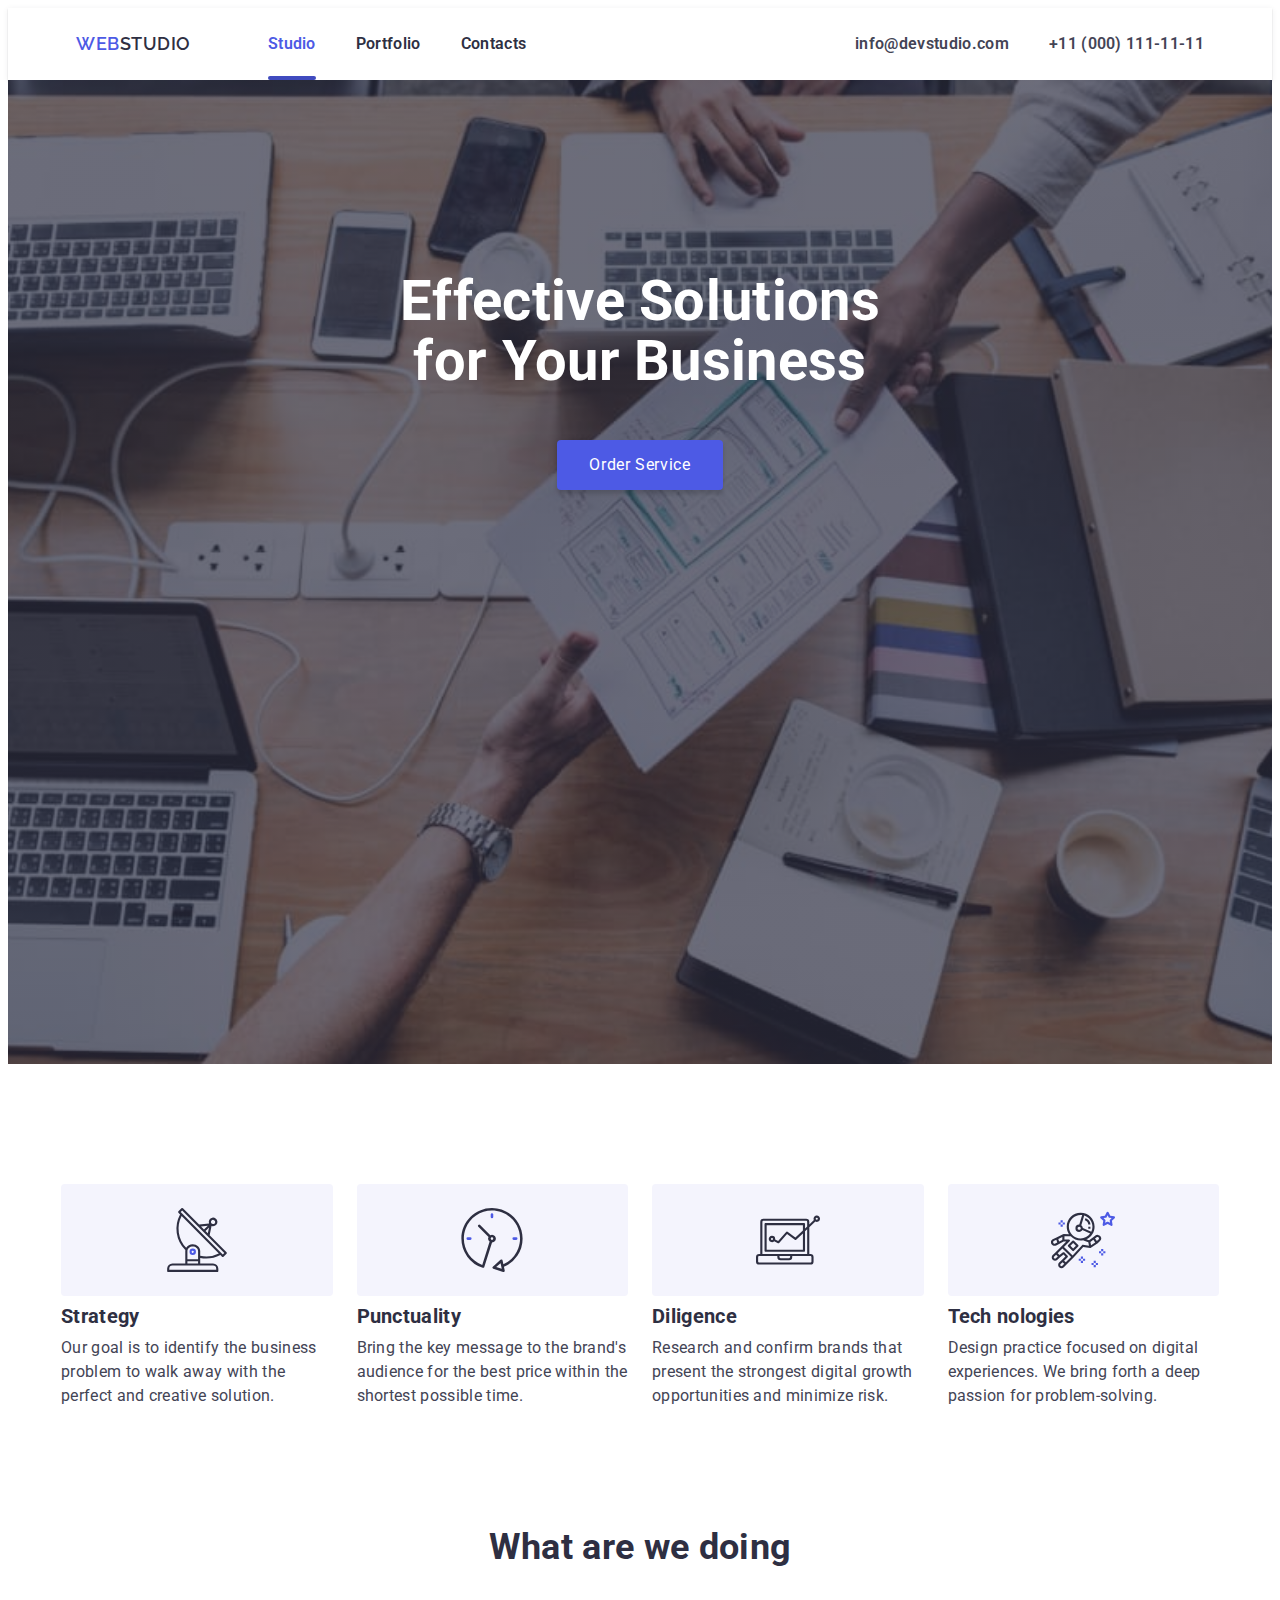
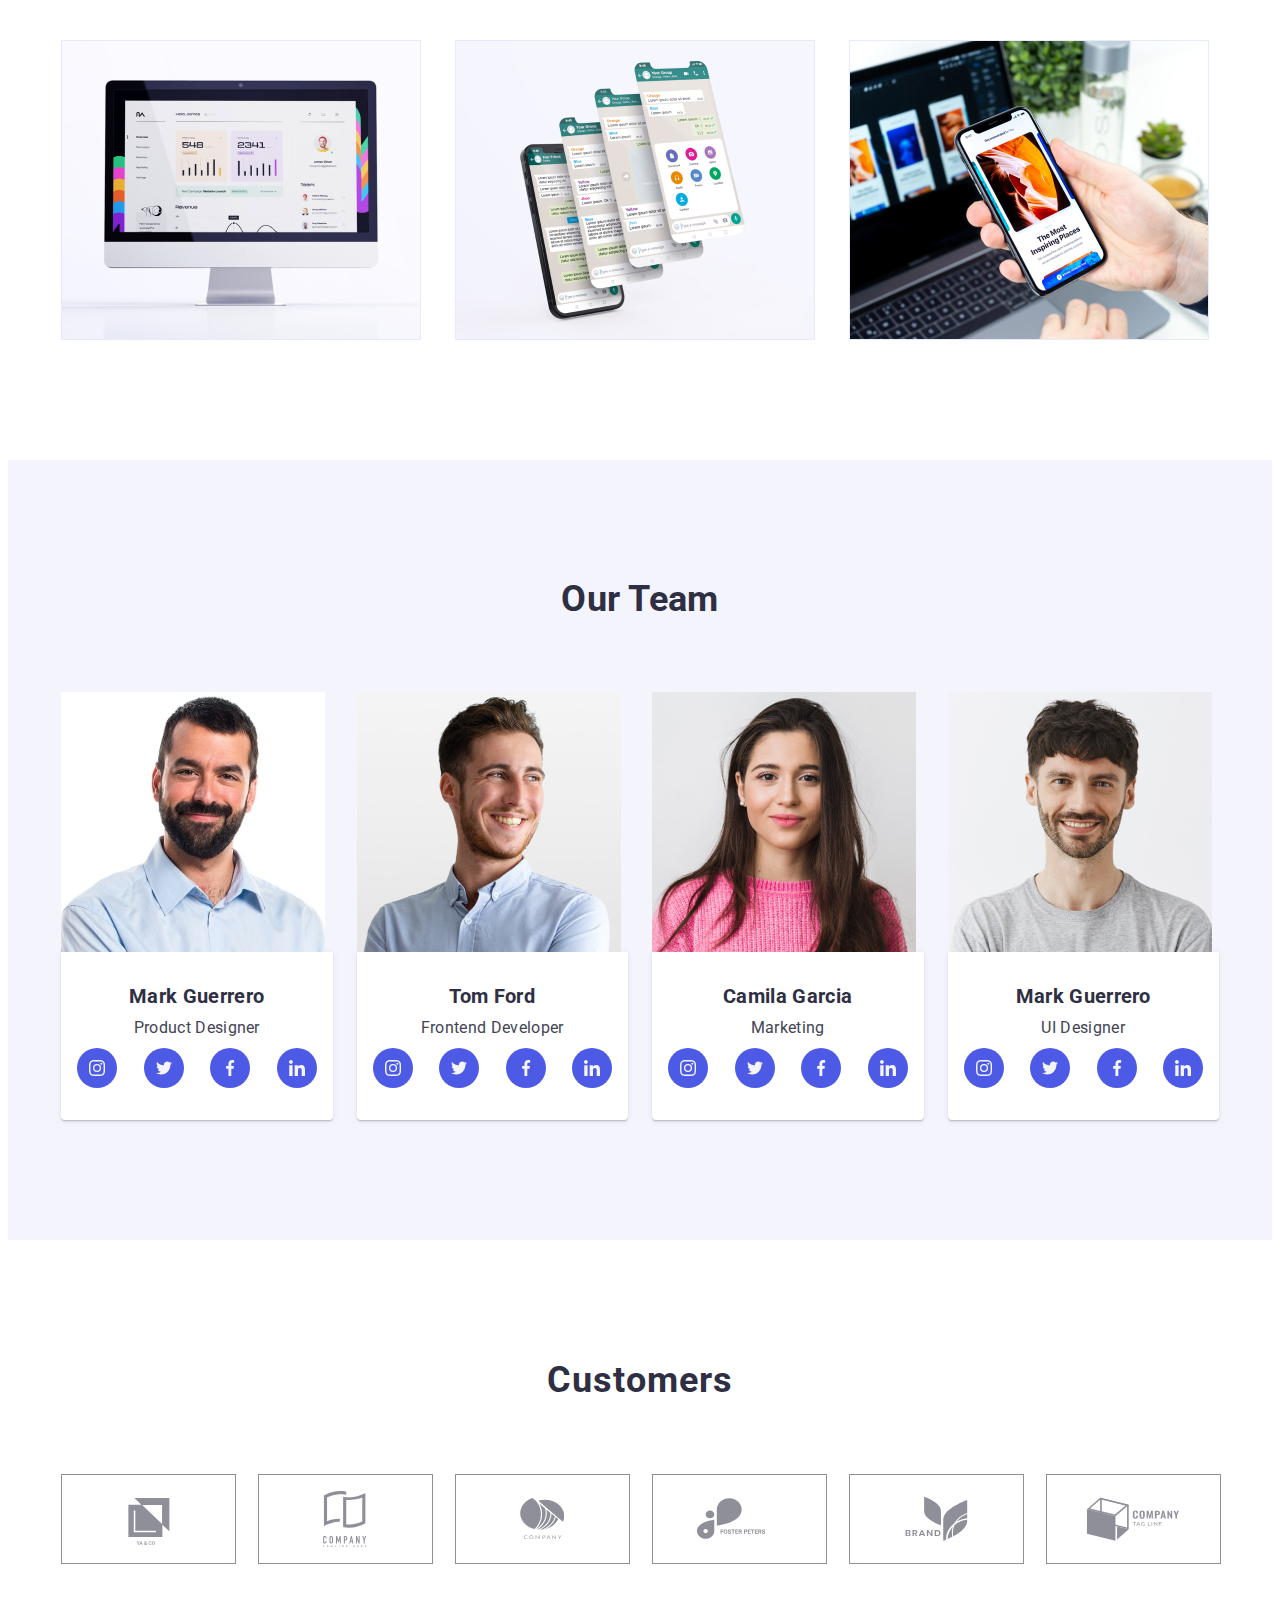
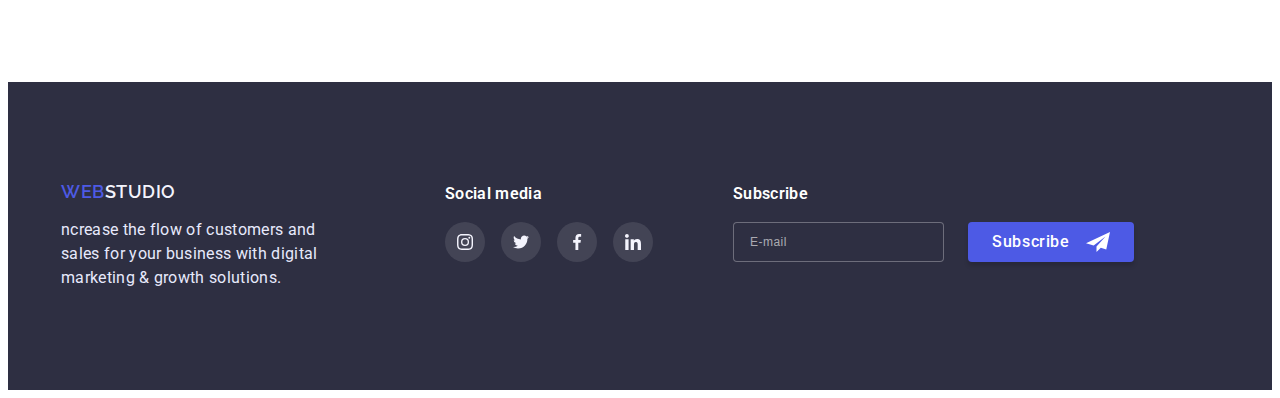
<file: index.html>
<!DOCTYPE html>
<html lang="en">
  <head>
    <meta charset="UTF-8" />
    <meta http-equiv="X-UA-Compatible" content="IE=edge" />
    <meta name="viewport" content="width=device-width, initial-scale=1.0" />
    <title>Homework 6</title>
    <link rel="preconnect" href="https://fonts.googleapis.com" />
    <link rel="preconnect" href="https://fonts.gstatic.com" crossorigin />
    <link
      href="https://fonts.googleapis.com/css2?family=Raleway:wght@800&family=Roboto:wght@400;500;700;900&display=swap"
      rel="stylesheet"
    />
    <link
      rel="stylesheet"
      href="https://cdnjs.cloudflare.com/ajax/libs/modern-normalize/1.1.0/modern-normalize.min.css"
      integrity="sha512-wpPYUAdjBVSE4KJnH1VR1HeZfpl1ub8YT/NKx4PuQ5NmX2tKuGu6U/JRp5y+Y8XG2tV+wKQpNHVUX03MfMFn9Q=="
      crossorigin="anonymous"
      referrerpolicy="no-referrer"
    />
    <link rel="stylesheet" href="./css/styles.css" />
  </head>

  <body>
    <header class="header-border">
      <div class="container mein-nav">
        <nav class="heder container">
          <a href="./index.html" class="logo decore-link"
            ><p><span class="logo-blu">WEB</span>STUDIO</p></a
          >
          <ul class="site-nav list">
            <li class="item">
              <a href="./index.html" class="link decore-link current effect">Studio</a>
            </li>
            <li class="item">
              <a href="./portfolio.html" class="link decore-link">Portfolio</a>
            </li>
            <li class="item"><a href="" class="link decore-link">Contacts</a></li>
          </ul>
        </nav>
        <ul class="site-adress list container">
          <li class="item">
            <a href="mailto:info@devstudio.com" class="link decore-link">info@devstudio.com</a>
          </li>
          <li class="item">
            <a href="tel:+110001111111" class="link decore-link">+11 (000) 111-11-11</a>
          </li>
        </ul>
      </div>
    </header>

    <main>
      <section class="hero overlay">
        <div class="container">
          <h1 class="hero-title">Effective Solutions for Your Business</h1>
          <button type="button" class="button-hero btn" data-modal-open>Order Service</button>
        </div>
      </section>

      <section class="advantages section">
        <div class="container">
          <h2 class="visually-hidden">Переваги</h2>
          <ul class="list box">
            <li class="box-list icon-antenna">
              <h3 class="title">Strategy</h3>
              <p class="advantages-text">
                Our goal is to identify the business problem to walk away with the perfect and
                creative solution.
              </p>
            </li>

            <li class="box-list icon-clock">
              <h3 class="title">Punctuality</h3>
              <p class="advantages-text">
                Bring the key message to the brand's audience for the best price within the shortest
                possible time.
              </p>
            </li>

            <li class="box-list icon-diligence">
              <h3 class="title">Diligence</h3>
              <p class="advantages-text">
                Research and confirm brands that present the strongest digital growth opportunities
                and minimize risk.
              </p>
            </li>

            <li class="box-list icon-astronaut">
              <h3 class="title">Tech nologies</h3>
              <p class="advantages-text">
                Design practice focused on digital experiences. We bring forth a deep passion for
                problem-solving.
              </p>
            </li>
          </ul>
        </div>
      </section>

      <section class="works">
        <div class="container">
          <h2 class="works-title">What are we doing</h2>
          <ul class="list items">
            <li class="items-list">
              <img src="./images/img1.png" alt="MacBook with graphics" width="360" />
            </li>
            <li class="items-list">
              <img src="./images/img2.png" alt="phone with chat" width="360" />
            </li>
            <li class="items-list">
              <img src="./images/img3.png" alt="phone with application" width="360" />
            </li>
          </ul>
        </div>
      </section>

      <section class="team section">
        <div class="container">
          <h2 class="team-title">Our Team</h2>
          <ul class="list card">
            <li class="card-item">
              <img src="./images/team-card-1.jpg" alt="team card 1" width="264" />
              <div class="team-content">
                <h3 class="name">Mark Guerrero</h3>
                <p class="team-text">Product Designer</p>

                <ul class="team-soc-list list">
                  <li class="team-soc-item">
                    <a href="#" class="team-soc-link">
                      <svg class="team-soc-icon" width="16" height="16">
                        <use href="./images/icons.svg#icon-instagram"></use>
                      </svg>
                    </a>
                  </li>
                  <li class="team-soc-item">
                    <a href="#" class="team-soc-link">
                      <svg class="team-soc-icon" width="16" height="16">
                        <use href="./images/icons.svg#icon-twitter"></use>
                      </svg>
                    </a>
                  </li>
                  <li class="team-soc-item">
                    <a href="#" class="team-soc-link">
                      <svg class="team-soc-icon" width="16" height="16">
                        <use href="./images/icons.svg#icon-facebook"></use>
                      </svg>
                    </a>
                  </li>
                  <li class="team-soc-item">
                    <a href="#" class="team-soc-link">
                      <svg class="team-soc-icon" width="16" height="16">
                        <use href="./images/icons.svg#icon-linkedin"></use>
                      </svg>
                    </a>
                  </li>
                </ul>
              </div>
            </li>

            <li class="card-item">
              <img src="./images/team-card-2.jpg" alt="team card 2" width="264" />
              <div class="team-content">
                <h3 class="name">Tom Ford</h3>
                <p class="team-text">Frontend Developer</p>

                <ul class="team-soc-list list">
                  <li class="team-soc-item">
                    <a href="#" class="team-soc-link">
                      <svg class="team-soc-icon" width="16" height="16">
                        <use href="./images/icons.svg#icon-instagram"></use>
                      </svg>
                    </a>
                  </li>
                  <li class="team-soc-item">
                    <a href="#" class="team-soc-link">
                      <svg class="team-soc-icon" width="16" height="16">
                        <use href="./images/icons.svg#icon-twitter"></use>
                      </svg>
                    </a>
                  </li>
                  <li class="team-soc-item">
                    <a href="#" class="team-soc-link">
                      <svg class="team-soc-icon" width="16" height="16">
                        <use href="./images/icons.svg#icon-facebook"></use>
                      </svg>
                    </a>
                  </li>
                  <li class="team-soc-item">
                    <a href="#" class="team-soc-link">
                      <svg class="team-soc-icon" width="16" height="16">
                        <use href="./images/icons.svg#icon-linkedin"></use>
                      </svg>
                    </a>
                  </li>
                </ul>
              </div>
            </li>

            <li class="card-item">
              <img src="./images/team-card-3.jpg" alt="team card 3" width="264" />
              <div class="team-content">
                <h3 class="name">Camila Garcia</h3>
                <p class="team-text">Marketing</p>

                <ul class="team-soc-list list">
                  <li class="team-soc-item">
                    <a href="#" class="team-soc-link">
                      <svg class="team-soc-icon" width="16" height="16">
                        <use href="./images/icons.svg#icon-instagram"></use>
                      </svg>
                    </a>
                  </li>
                  <li class="team-soc-item">
                    <a href="#" class="team-soc-link">
                      <svg class="team-soc-icon" width="16" height="16">
                        <use href="./images/icons.svg#icon-twitter"></use>
                      </svg>
                    </a>
                  </li>
                  <li class="team-soc-item">
                    <a href="#" class="team-soc-link">
                      <svg class="team-soc-icon" width="16" height="16">
                        <use href="./images/icons.svg#icon-facebook"></use>
                      </svg>
                    </a>
                  </li>
                  <li class="team-soc-item">
                    <a href="#" class="team-soc-link">
                      <svg class="team-soc-icon" width="16" height="16">
                        <use href="./images/icons.svg#icon-linkedin"></use>
                      </svg>
                    </a>
                  </li>
                </ul>
              </div>
            </li>

            <li class="card-item">
              <img src="./images/team-card-4.jpg" alt="team card 4" width="264" />
              <div class="team-content">
                <h3 class="name">Mark Guerrero</h3>
                <p class="team-text">UI Designer</p>

                <ul class="team-soc-list list">
                  <li class="team-soc-item">
                    <a href="#" class="team-soc-link">
                      <svg class="team-soc-icon" width="16" height="16">
                        <use href="./images/icons.svg#icon-instagram"></use>
                      </svg>
                    </a>
                  </li>
                  <li class="team-soc-item">
                    <a href="#" class="team-soc-link">
                      <svg class="team-soc-icon" width="16" height="16">
                        <use href="./images/icons.svg#icon-twitter"></use>
                      </svg>
                    </a>
                  </li>
                  <li class="team-soc-item">
                    <a href="#" class="team-soc-link">
                      <svg class="team-soc-icon" width="16" height="16">
                        <use href="./images/icons.svg#icon-facebook"></use>
                      </svg>
                    </a>
                  </li>
                  <li class="team-soc-item">
                    <a href="#" class="team-soc-link">
                      <svg class="team-soc-icon" width="16" height="16">
                        <use href="./images/icons.svg#icon-linkedin"></use>
                      </svg>
                    </a>
                  </li>
                </ul>
              </div>
            </li>
          </ul>
        </div>
      </section>
      <section class="customers section">
        <div class="container">
          <h2 class="сustomers-title">Customers</h2>

          <ul class="clients card list">
            <li class="clients-list">
              <a href="#" class="clients-link">
                <svg class="clients-icon" width="104" height="56">
                  <use href="./images/icons.svg#icon-group-1"></use>
                </svg>
              </a>
            </li>
            <li class="clients-list">
              <a href="#" class="clients-link">
                <svg class="clients-icon" width="104" height="56">
                  <use href="./images/icons.svg#icon-group-2"></use>
                </svg>
              </a>
            </li>
            <li class="clients-list">
              <a href="#" class="clients-link">
                <svg class="clients-icon" width="44" height="41">
                  <use href="./images/icons.svg#icon-group-3"></use>
                </svg>
              </a>
            </li>
            <li class="clients-list">
              <a href="#" class="clients-link">
                <svg class="clients-icon" width="84" height="41">
                  <use href="./images/icons.svg#icon-group-4"></use>
                </svg>
              </a>
            </li>
            <li class="clients-list">
              <a href="#" class="clients-link">
                <svg class="clients-icon" width="63" height="45">
                  <use href="./images/icons.svg#icon-group-5"></use>
                </svg>
              </a>
            </li>
            <li class="clients-list">
              <a href="#" class="clients-link">
                <svg class="clients-icon" width="94" height="44">
                  <use href="./images/icons.svg#icon-group-6"></use>
                </svg>
              </a>
            </li>
          </ul>
        </div>
      </section>
    </main>

    <footer class="footer">
      <section class="holder container">
        <div class="footer-logo">
          <a href="./index.html" class="logo logo-white decore-link">
            <p><span class="logo-blu">WEB</span>STUDIO</p>
          </a>
          <p class="text">
            ncrease the flow of customers and sales for your business with digital marketing &
            growth solutions.
          </p>
        </div>
        <div class="social">
          <h3 class="soc-title">Social media</h3>
          <ul class="footer-soc-list list">
            <li class="team-soc-item">
              <a href="#" class="team-soc-link">
                <svg class="team-soc-icon" width="16" height="16">
                  <use href="./images/icons.svg#icon-instagram"></use>
                </svg>
              </a>
            </li>
            <li class="team-soc-item">
              <a href="#" class="team-soc-link">
                <svg class="team-soc-icon" width="16" height="16">
                  <use href="./images/icons.svg#icon-twitter"></use>
                </svg>
              </a>
            </li>
            <li class="team-soc-item">
              <a href="#" class="team-soc-link">
                <svg class="team-soc-icon" width="16" height="16">
                  <use href="./images/icons.svg#icon-facebook"></use>
                </svg>
              </a>
            </li>
            <li class="team-soc-item">
              <a href="#" class="team-soc-link">
                <svg class="team-soc-icon" width="16" height="16">
                  <use href="./images/icons.svg#icon-linkedin"></use>
                </svg>
              </a>
            </li>
          </ul>
        </div>
        <div class="footer-form">
          <p class="form-text">Subscribe</p>
          <form class="subscribe-form" name="subscribe_form" autocomplete="on">
            <input type="email" name="user_mail" class="footer-input" placeholder="E-mail" />
            <button type="submit" class="footer-form-btn btn">
              Subscribe
              <svg class="icon-telegram" width="24" height="24">
                <use href="./images/icons.svg#icon-telegram"></use>
              </svg>
            </button>
          </form>
        </div>
      </section>
    </footer>

    <div class="backdrob is-hidden" data-modal>
      <div class="hero-modal">
        <button class="modal-btn" data-modal-close>
          <svg class="icon-close" width="8" height="8">
            <use href="./images/icons.svg#icon-off"></use>
          </svg>
        </button>
        <form class="registration-form" name="registration_form">
          <strong class="form-tittle">Leave your contacts and we will call you back</strong>
          <div class="backdrob-form-group" role="group">
            <label class="form-label">
              <span class="form-name">Name</span>
              <input
                class="form-input"
                type="text"
                name="user_name"
                autocomplete="on"
                required
                minlength="3"
                placeholder="&nbsp;"
              />
              <svg class="icon-form icon-person" width="24" height="24">
                <use href="./images/icons.svg#icon-person"></use>
              </svg>
            </label>

            <label class="form-label">
              <span class="form-name">Phone</span>
              <input
                class="form-input"
                type="number"
                name="user_phone"
                autocomplete="on"
                required
                placeholder="&nbsp;"
              />
              <svg class="icon-form" width="18" height="24">
                <use href="./images/icons.svg#icon-phone"></use>
              </svg>
            </label>

            <label class="form-label">
              <span class="form-name">Email</span>
              <input
                class="form-input"
                type="email"
                name="user_email"
                autocomplete="on"
                placeholder="&nbsp;"
                required
              />
              <svg class="icon-form" width="18" height="24">
                <use href="./images/icons.svg#icon-email"></use>
              </svg>
            </label>

            <label class="form-comment">
              <span class="form-name">Comment</span>
              <textarea
                class="form-massage"
                name="user_comment"
                rows="8"
                placeholder="Text input"
              ></textarea>
            </label>
          </div>
          <label class="form-check">
            <input class="checkbox" type="checkbox" name="check" value="privacy_policy" />
            <span class="click"></span>
            I accept the terms and conditions of the
            <a class="click-link" href="">Privacy Policy</a>
          </label>

          <button type="submit" class="hero-form-btn btn">Send</button>
        </form>
      </div>
    </div>
    <script src="./js/modal.js"></script>
  </body>
</html>
</file>
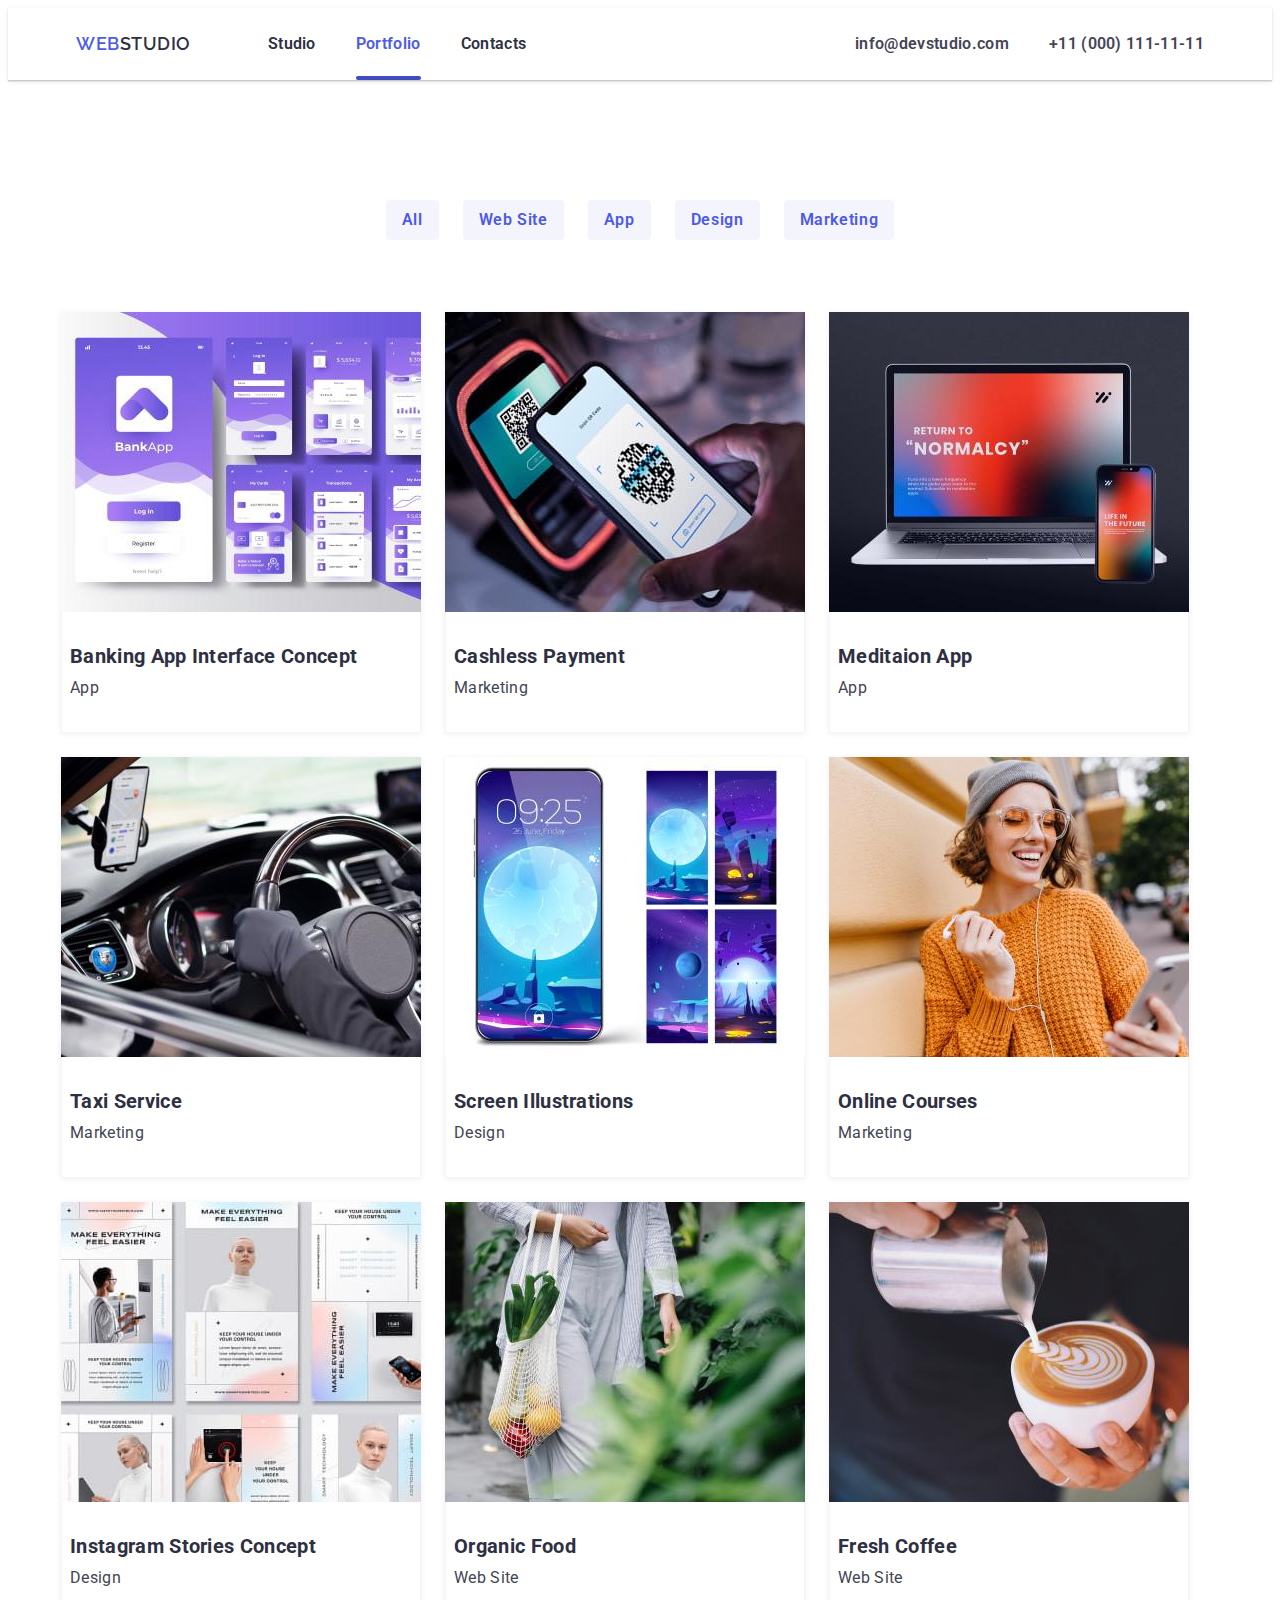
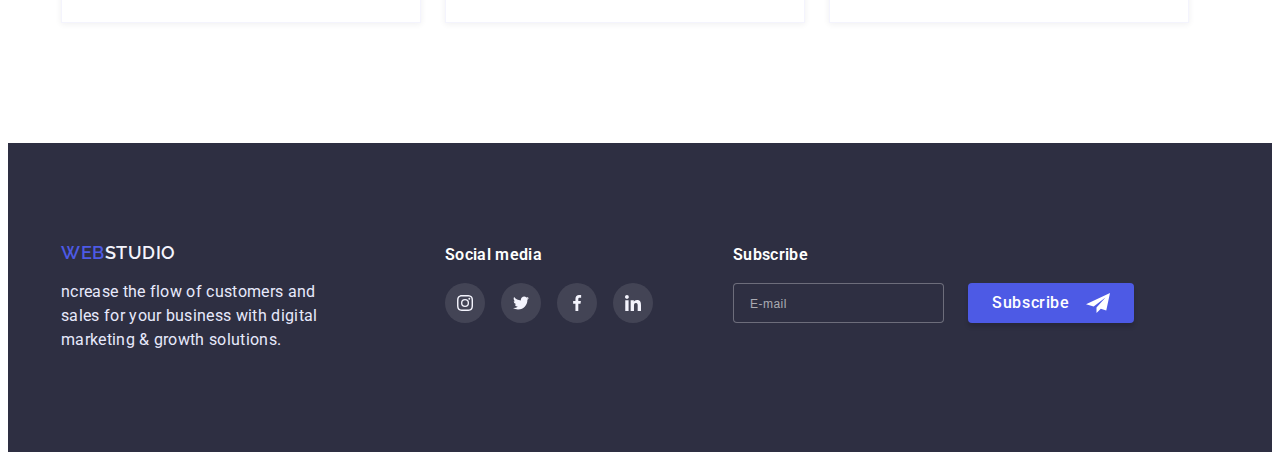
<file: portfolio.html>
<!DOCTYPE html>
<html lang="en">
  <head>
    <meta charset="UTF-8" />
    <meta http-equiv="X-UA-Compatible" content="IE=edge" />
    <meta name="viewport" content="width=device-width, initial-scale=1.0" />
    <title>Homework 6</title>
    <link rel="preconnect" href="https://fonts.googleapis.com" />
    <link rel="preconnect" href="https://fonts.gstatic.com" crossorigin />
    <link
      href="https://fonts.googleapis.com/css2?family=Raleway:wght@800&family=Roboto:wght@400;500;700;900&display=swap"
      rel="stylesheet"
    />
    <link
      rel="stylesheet"
      href="https://cdnjs.cloudflare.com/ajax/libs/modern-normalize/1.1.0/modern-normalize.min.css"
      integrity="sha512-wpPYUAdjBVSE4KJnH1VR1HeZfpl1ub8YT/NKx4PuQ5NmX2tKuGu6U/JRp5y+Y8XG2tV+wKQpNHVUX03MfMFn9Q=="
      crossorigin="anonymous"
      referrerpolicy="no-referrer"
    />
    <link rel="stylesheet" href="./css/styles.css" />
  </head>

  <body>
    <header class="header-border">
      <div class="container mein-nav">
        <nav class="heder container">
          <a href="./index.html" class="logo decore-link"
            ><p><span class="logo-blu">WEB</span>STUDIO</p></a
          >
          <ul class="site-nav list">
            <li class="item"><a href="./index.html" class="link decore-link">Studio</a></li>
            <li class="item">
              <a href="./portfolio.html" class="link decore-link current">Portfolio</a>
            </li>
            <li class="item"><a href="" class="link decore-link">Contacts</a></li>
          </ul>
        </nav>
        <ul class="site-adress list container">
          <li class="item">
            <a href="mailto:info@devstudio.com" class="link decore-link">info@devstudio.com</a>
          </li>
          <li class="item">
            <a href="tel:+110001111111" class="link decore-link">+11 (000) 111-11-11</a>
          </li>
        </ul>
      </div>
    </header>

    <main>
      <section class="galery section">
        <div class="container">
          <h1 class="visually-hidden">Galery</h1>
          <ul class="filters list">
            <li>
              <button type="button" class="button-filters">All</button>
            </li>
            <li>
              <button type="button" class="button-filters">Web Site</button>
            </li>
            <li>
              <button type="button" class="button-filters">App</button>
            </li>
            <li>
              <button type="button" class="button-filters">Design</button>
            </li>
            <li>
              <button type="button" class="button-filters">Marketing</button>
            </li>
          </ul>

          <ul class="project list picture">
            <li class="project-item">
              <a href="" class="decore-link">
                <div class="tumb">
                  <img
                    src="./images/banking-app.jpg"
                    alt="User Friendly App Design Concepts"
                    width="360"
                    height="300"
                  />
                  <div class="project-overlay">
                    <p>
                      14 Stylish and User-Friendly App Design Concepts · Task Manager App · Calorie
                      Tracker App · Exotic Fruit Ecommerce App · Cloud Storage App
                    </p>
                  </div>
                </div>
                <div class="project-contetnt">
                  <h2 class="project-title">Banking App Interface Concept</h2>
                  <p class="project-text">App</p>
                </div>
              </a>
            </li>

            <li class="project-item">
              <a href="" class="decore-link">
                <div class="tumb">
                  <img
                    src="./images/cashless-payment.jpg"
                    alt="Cashless payment"
                    width="360"
                    height="300"
                  />
                  <div class="project-overlay">
                    <p>
                      14 Stylish and User-Friendly App Design Concepts · Task Manager App · Calorie
                      Tracker App · Exotic Fruit Ecommerce App · Cloud Storage App
                    </p>
                  </div>
                </div>
                <div class="project-contetnt">
                  <h2 class="project-title">Cashless Payment</h2>
                  <p class="project-text">Marketing</p>
                </div>
              </a>
            </li>

            <li class="project-item">
              <a href="" class="decore-link">
                <div class="tumb">
                  <img
                    src="./images/meditation-app.jpg"
                    alt="laptop with phone"
                    width="360"
                    height="300"
                  />
                  <div class="project-overlay">
                    <p>
                      14 Stylish and User-Friendly App Design Concepts · Task Manager App · Calorie
                      Tracker App · Exotic Fruit Ecommerce App · Cloud Storage App
                    </p>
                  </div>
                </div>
                <div class="project-contetnt">
                  <h2 class="project-title">Meditaion App</h2>
                  <p class="project-text">App</p>
                </div>
              </a>
            </li>

            <li class="project-item">
              <a href="" class="decore-link">
                <div class="tumb">
                  <img src="./images/taxi-service.jpg" alt="taxi driver" width="360" height="300" />
                  <div class="project-overlay">
                    <p>
                      14 Stylish and User-Friendly App Design Concepts · Task Manager App · Calorie
                      Tracker App · Exotic Fruit Ecommerce App · Cloud Storage App
                    </p>
                  </div>
                </div>
                <div class="project-contetnt">
                  <h2 class="project-title">Taxi Service</h2>
                  <p class="project-text">Marketing</p>
                </div>
              </a>
            </li>

            <li class="project-item">
              <a href="" class="decore-link">
                <div class="tumb">
                  <img
                    src="./images/screen-illustrations.jpg"
                    alt="screen illustrations on the phone"
                    width="360"
                    height="300"
                  />
                  <div class="project-overlay">
                    <p>
                      14 Stylish and User-Friendly App Design Concepts · Task Manager App · Calorie
                      Tracker App · Exotic Fruit Ecommerce App · Cloud Storage App
                    </p>
                  </div>
                </div>
                <div class="project-contetnt">
                  <h2 class="project-title">Screen Illustrations</h2>
                  <p class="project-text">Design</p>
                </div>
              </a>
            </li>

            <li class="project-item">
              <a href="" class="decore-link">
                <div class="tumb">
                  <img
                    src="./images/online-courses.jpg"
                    alt="the girl is studying"
                    width="360"
                    height="300"
                  />
                  <div class="project-overlay">
                    <p>
                      14 Stylish and User-Friendly App Design Concepts · Task Manager App · Calorie
                      Tracker App · Exotic Fruit Ecommerce App · Cloud Storage App
                    </p>
                  </div>
                </div>
                <div class="project-contetnt">
                  <h2 class="project-title">Online Courses</h2>
                  <p class="project-text">Marketing</p>
                </div>
              </a>
            </li>

            <li class="project-item">
              <a href="" class="decore-link">
                <div class="tumb">
                  <img
                    src="./images/instagram-stories.jpg"
                    alt="picture for instagram stories"
                    width="360"
                    height="300"
                  />
                  <div class="project-overlay">
                    <p>
                      14 Stylish and User-Friendly App Design Concepts · Task Manager App · Calorie
                      Tracker App · Exotic Fruit Ecommerce App · Cloud Storage App
                    </p>
                  </div>
                </div>
                <div class="project-contetnt">
                  <h2 class="project-title">Instagram Stories Concept</h2>
                  <p class="project-text">Design</p>
                </div>
              </a>
            </li>

            <li class="project-item">
              <a href="" class="decore-link">
                <div class="tumb">
                  <img
                    src="./images/organic-food.jpg"
                    alt="fresh organic food"
                    width="360"
                    height="300"
                  />
                  <div class="project-overlay">
                    <p>
                      14 Stylish and User-Friendly App Design Concepts · Task Manager App · Calorie
                      Tracker App · Exotic Fruit Ecommerce App · Cloud Storage App
                    </p>
                  </div>
                </div>
                <div class="project-contetnt">
                  <h2 class="project-title">Organic Food</h2>
                  <p class="project-text">Web Site</p>
                </div>
              </a>
            </li>

            <li class="project-item">
              <a href="" class="decore-link">
                <div class="tumb">
                  <img
                    src="./images/fresh-coffee.jpg"
                    alt="the cup of coffee"
                    width="360"
                    height="300"
                  />
                  <div class="project-overlay">
                    <p>
                      14 Stylish and User-Friendly App Design Concepts · Task Manager App · Calorie
                      Tracker App · Exotic Fruit Ecommerce App · Cloud Storage App
                    </p>
                  </div>
                </div>
                <div class="project-contetnt">
                  <h2 class="project-title">Fresh Coffee</h2>
                  <p class="project-text">Web Site</p>
                </div>
              </a>
            </li>
          </ul>
        </div>
      </section>
    </main>

    <footer class="footer">
      <section class="holder container">
        <div class="footer-logo">
          <a href="./index.html" class="logo logo-white decore-link">
            <p><span class="logo-blu">WEB</span>STUDIO</p>
          </a>
          <p class="text">
            ncrease the flow of customers and sales for your business with digital marketing &
            growth solutions.
          </p>
        </div>
        <div class="social">
          <h3 class="soc-title">Social media</h3>
          <ul class="footer-soc-list list">
            <li class="team-soc-item">
              <a href="#" class="team-soc-link">
                <svg class="team-soc-icon" width="16" height="16">
                  <use href="./images/icons.svg#icon-instagram"></use>
                </svg>
              </a>
            </li>
            <li class="team-soc-item">
              <a href="#" class="team-soc-link">
                <svg class="team-soc-icon" width="16" height="16">
                  <use href="./images/icons.svg#icon-twitter"></use>
                </svg>
              </a>
            </li>
            <li class="team-soc-item">
              <a href="#" class="team-soc-link">
                <svg class="team-soc-icon" width="16" height="16">
                  <use href="./images/icons.svg#icon-facebook"></use>
                </svg>
              </a>
            </li>
            <li class="team-soc-item">
              <a href="#" class="team-soc-link">
                <svg class="team-soc-icon" width="16" height="16">
                  <use href="./images/icons.svg#icon-linkedin"></use>
                </svg>
              </a>
            </li>
          </ul>
        </div>
        <div class="footer-form">
          <p class="form-text">Subscribe</p>
          <form class="subscribe-form" name="subscribe_form" autocomplete="on">
            <input type="email" name="user_mail" class="footer-input" placeholder="E-mail" />
            <button type="submit" class="footer-form-btn btn">
              Subscribe
              <svg class="icon-telegram" width="24" height="24">
                <use href="./images/icons.svg#icon-telegram"></use>
              </svg>
            </button>
          </form>
        </div>
      </section>
    </footer>
  </body>
</html>
</file>
<file: css/styles.css>
:root {
  --body-text-color: #434455;
  --accent-color: #4d5ae5;
  --accent-hover: #404bbf;
  --dark-bg-color: #2e2f42;
  --light-bg-color: #f4f4fd;
  --basik-light-color: #ffffff;
  --light-slate: #8e8f99;
  --success: #31d0aa;
  --gap24: 24px;

  --anim-function: 250ms cubic-bezier(0.4, 0, 0.2, 1);

  --modal-index: 100;
}

body {
  background-color: var(--basik-light-color);
  color: var(--body-text-color);

  font-family: Roboto, sans-serif;
  font-weight: 600;
  letter-spacing: 0.02em;
}

.list {
  margin: 0;
  padding: 0;
  list-style: none;
}

.container {
  width: 1158px;
  margin: 0 auto;
  padding-left: 15px;
  padding-right: 15px;
}

/* .site-nav .current {
  color: var(--accent-color);
} */

/* ______heder______ */

.heder {
  align-items: center;
}
.header-border {
  /* border-bottom: 1px solid rgba(0, 0, 0, 0.25); */
  box-shadow: 0px 2px 1px rgba(46, 47, 66, 0.08), 0px 1px 1px rgba(46, 47, 66, 0.16),
    0px 1px 6px rgba(46, 47, 66, 0.08);
}

.logo {
  margin-right: 77px;

  color: var(--dark-bg-color);

  font-family: Raleway, sans-serif;
  font-size: 18px;
  line-height: 1.14;
  letter-spacing: 0.03em;
}

.logo-blu {
  color: var(--accent-color);
}

.decore-link {
  text-decoration: none;
}

.link {
  font-size: 16px;
  line-height: 1.5;
  letter-spacing: 0.02em;

  color: var(--dark-bg-color);
  transition: color var(--anim-function);
}

.site-nav .link:focus,
.site-nav .link:hover {
  color: var(--accent-hover);
}

.site-nav,
.site-adress,
.heder {
  display: flex;
}

.site-nav .item:not(:last-child),
.site-adress .item:not(:last-child) {
  margin-right: 40px;
}

.site-nav .link:active {
  color: var(--accent-color);
}

.site-adress .link:focus,
.site-adress .link:hover {
  color: var(--accent-hover);
}

.site-nav .link,
.site-adress .link {
  /* color: var(--dark-bg-color); */
  display: block;
  padding-top: var(--gap24);
  padding-bottom: var(--gap24);
}

.site-adress a {
  color: #434455;
}

.site-adress {
  margin-left: auto;
  justify-content: flex-end;
}

.mein-nav {
  display: flex;
  align-items: center;
}

.site-nav .current {
  color: var(--accent-color);
  position: relative;
}

.current::after {
  content: '';
  position: absolute;
  left: 0;
  bottom: 0;

  width: 100%;
  height: 4px;
  background: #404bbf;
  border-radius: 2px;
}

/* ______ Hero_____ */

.hero {
  background-color: rgba(46, 47, 66, 0.7);
  text-align: center;

  padding-top: 192px;
  padding-bottom: 192px;
}

.hero-title {
  color: var(--basik-light-color);
  width: 492px;

  font-size: 56px;
  line-height: 1.07;

  margin: 0 auto 48px;
}

.btn {
  cursor: pointer;
  border: none;
  border-radius: 4px;

  font-family: inherit;
  letter-spacing: 0.04em;
  color: var(--basik-light-color);
  background-color: var(--accent-color);

  box-shadow: 0px 4px 4px rgba(0, 0, 0, 0.15);
  transition: background-color var(--anim-function);
}

.btn:hover,
.btn:focus {
  background-color: var(--accent-hover);
}

.btn:active {
  background-color: var(--accent-hover);
}

.button-hero {
  padding: 16px 32px;
  display: inline-block;

  font-size: 16px;
  line-height: 1.12;
}

.overlay {
  max-width: 1440px;
  height: 600px;
  margin-left: auto;
  margin-right: auto;
  background-image: linear-gradient(rgba(46, 47, 66, 0.7), rgba(46, 47, 66, 0.7)),
    url(../images/people-office.jpg);
  background-repeat: no-repeat;
  background-position: center;
  background-size: cover;
}

/* ____modal_____ */

.backdrob {
  position: fixed;
  top: 0;
  left: 0;
  width: 100%;
  height: 100%;

  background-color: rgba(46, 47, 66, 0.4);
  backdrop-filter: blur(1px);

  transition: visibility var(--anim-function), opacity var(--anim-function);
}

.backdrob.is-hidden {
  visibility: hidden;
  opacity: 0;
  pointer-events: none;
}

.backdrob.is-hidden .hero-modal {
  opacity: 0;
  transform: rotate(20deg);
}

.hero-modal {
  position: absolute;
  top: 50%;
  left: 50%;
  transform: translate(-50%, -50%);
  padding: 24px;
  padding-top: 72px;
  width: 408px;
  min-height: 576px;

  background: #fcfcfc;
  box-shadow: 0px 1px 1px rgba(0, 0, 0, 0.14), 0px 1px 3px rgba(0, 0, 0, 0.12),
    0px 2px 1px rgba(0, 0, 0, 0.2);
  border-radius: 4px;

  transition: opacity var(--anim-function), transform var(--anim-function) 100ms;
}

.modal-btn {
  position: absolute;
  top: 24px;
  right: 24px;

  width: 24px;
  height: 24px;

  display: flex;
  align-items: center;
  justify-content: center;

  cursor: pointer;

  border-radius: 50%;
  background: #e7e9fc;
  border: 1px solid rgba(0, 0, 0, 0.1);
}

.modal-btn:hover,
.modal-btn:focus {
  background: var(--accent-hover);
  fill: var(--basik-light-color);
}

/* ______backdrob-form_____ */

.form-tittle {
  display: block;
  text-align: center;
  margin-bottom: 16px;

  font-weight: 500;
  font-size: 16px;
  line-height: 1.5;

  color: var(--dark-bg-color);
}

.form-label {
  display: block;
  position: relative;
  margin-bottom: 8px;
}

.form-name {
  display: block;
  margin-bottom: 4px;

  font-weight: 400;
  font-size: 12px;
  line-height: 1.3;
  letter-spacing: 0.04em;
  color: var(--light-slate);
}

.form-input {
  width: 100%;

  border: 1px solid rgba(33, 33, 33, 0.2);
  border-radius: 4px;
  background-color: transparent;
  outline: transparent;
  font-size: 18px;
  padding: 8px 8px 8px 38px;

  transition: outline var(--anim-function);
}

.form-input:focus + .icon-form {
  fill: var(--accent-color);
}

.form-input:focus,
textarea:focus {
  outline: 1px solid var(--accent-color);
}

.form-input:not(:placeholder-shown):required:invalid {
  outline: 1px solid red;
}

.form-input:not(:placeholder-shown):required:valid {
  outline: 1px solid var(--accent-color);
}

.icon-form {
  position: absolute;
  left: 16px;
  bottom: 8px;
  transition: fill var(--anim-function);
}

.icon-person {
  padding-right: 4px;
  padding-left: 0;
}

textarea {
  width: 100%;
  padding: 8px 16px;
  resize: none;

  border: 1px solid rgba(33, 33, 33, 0.2);
  border-radius: 4px;
  background-color: transparent;
  outline: transparent;

  font-weight: 400;
  font-size: 12px;
  line-height: 1.3;
  letter-spacing: 0.04em;
  color: var(--light-slate);
  transition: var(--anim-function);
}

.form-massage::placeholder {
  color: rgba(117, 117, 117, 0.5);
}

.form-check {
  margin-top: 16px;

  font-weight: 400;
  font-size: 12px;
  line-height: 1.3;
  letter-spacing: 0.04em;
  color: #757575;

  display: flex;
  align-items: center;
  justify-content: flex-start;
  user-select: none;
  gap: 5px;
}

.checkbox {
  appearance: none;
  position: absolute;
}

.click {
  display: inline-block;
  width: 16px;
  height: 16px;
  margin-right: 3px;
  border: 1.25px solid var(--dark-bg-color);
  border-radius: 2px;
  background: transparent;
  transition: var(--anim-function);
}

.checkbox:checked + .click {
  background: var(--accent-hover);
  border-color: var(--accent-hover);
  background-image: url(../images/click.svg);
  background-size: contain;
  background-origin: border-box;
}

.click-link {
  color: var(--accent-color);
}

.hero-form-btn {
  display: block;
  margin-top: 24px;
  margin-left: auto;
  margin-right: auto;
  padding: 16px 32px;
  width: 169px;
}

/* ____advantages_____ */

.section {
  padding-top: 120px;
  padding-bottom: 120px;
}

.box {
  display: flex;
  flex-wrap: wrap;
  padding: 0;
  margin: 0;
  gap: var(--gap24);
}

.box-list {
  flex-basis: calc((100% - 3 * var(--gap24)) / 4);
}

.box-list::before {
  display: block;
  content: '';
  height: 112px;
  border-radius: 4px;
  margin-bottom: 8px;

  background-color: var(--light-bg-color);

  background-repeat: no-repeat;
  background-position: center;
  background-size: 64px;
}

.icon-antenna::before {
  background-image: url(../images/antenna.svg);
}

.icon-clock::before {
  background-image: url(../images/clock.svg);
}

.icon-diligence::before {
  background-image: url(../images/diligence.svg);
}

.icon-astronaut::before {
  background-image: url(../images/astronaut.svg);
}

.visually-hidden {
  position: absolute;
  width: 1px;
  height: 1px;
  margin: -1px;
  border: 0;
  padding: 0;

  white-space: nowrap;
  clip-path: inset(100%);
  clip: rect(0 0 0 0);
  overflow: hidden;
}

.title {
  font-size: 20px;
  line-height: 1.2;
  margin-bottom: 8px;
}

.advantages h3,
.team h3 {
  color: var(--dark-bg-color);
  margin-top: 0;
}

.advantages-text {
  margin: 0;
  font-weight: 400;
}

.advantages-text,
.team-text,
.project-text {
  font-size: 16px;
  line-height: 1.5;
  color: var(--body-text-color);
}

/* _____works_____ */

.items {
  display: flex;
  flex-wrap: wrap;
  padding: 0;
  margin: 0;
  gap: var(--gap24);
  margin-bottom: 120px;
}

.items-list {
  flex-basis: calc((100% - 2 * var(--gap24)) / 3);
}

.works-title,
.team-title,
.сustomers-title {
  font-size: 36px;
  line-height: 1.11;
  text-align: center;
  color: var(--dark-bg-color);
  margin-top: 0;
  margin-bottom: 72px;
}

.list img {
  display: block;
}

.card {
  display: flex;
  flex-wrap: wrap;
  padding: 0;
  margin: 0;
  gap: var(--gap24);
}

.card-item {
  flex-basis: calc((100% - 3 * var(--gap24)) / 4);
}

.team {
  background-color: var(--light-bg-color);
}

.team-content {
  background-color: var(--basik-light-color);
  /* border-bottom: 1px solid rgba(0, 0, 0, 0.25); */
  padding: 32px 16px;
  text-align: center;

  box-shadow: 0px 1px 6px rgba(46, 47, 66, 0.08), 0px 1px 1px rgba(46, 47, 66, 0.16),
    0px 2px 1px rgba(46, 47, 66, 0.08);
  border-radius: 0px 0px 4px 4px;
}

.team .name {
  font-size: 20px;
  line-height: 1.2;
  margin-bottom: 8px;
}

.team-text {
  margin: 0;
  font-weight: 400;
}

.team-soc-list {
  display: flex;
  align-items: center;
  justify-content: space-between;
  margin-top: 8px;
}

.team-soc-link {
  display: flex;
  align-items: center;
  justify-content: center;
  width: 100%;
  height: 100%;
  background-color: var(--accent-color);
  border-radius: 50%;

  transition: background-color var(--anim-function);
}

.team-soc-item {
  width: 40px;
  height: 40px;
}

.team-soc-link:hover,
.team-soc-link:focus {
  background-color: var(--accent-hover);
}
/* _____Customers_____ */

.сustomers-title {
  font-style: normal;
  font-weight: 700;
  line-height: 1.16;
  letter-spacing: 0.03em;

  margin-top: 0;
  margin-bottom: 72px;
}

.clients-list {
  flex-basis: calc((100% - 5 * var(--gap24)) / 6);
  width: 168px;
  height: 88px;
  border-radius: 4px;
}

.clients-link {
  display: flex;
  align-items: center;
  justify-content: center;

  width: 100%;
  height: 100%;
  color: var(--light-slate);
  border: 1px solid var(--light-slate);

  transition: border var(--anim-function), color var(--anim-function),
    box-shadow var(--anim-function);
}

.clients-icon {
  fill: currentColor;
}

.clients-link:hover,
.clients-link:focus {
  box-shadow: 0px 4px 4px rgba(0, 0, 0, 0.25);
  color: var(--accent-hover);
  border: 1px solid var(--accent-hover);
}

/* _____filters_____  */

.filters {
  display: flex;
  justify-content: center;
  margin-bottom: 72px;
}

.filters li:not(:last-child) {
  margin-right: var(--gap24);
}

.button-filters {
  background-color: var(--light-bg-color);
  color: var(--accent-color);
  border-width: 1px;
  border-color: #e7e9fc;
  cursor: pointer;

  font-family: inherit;
  font-weight: 600;
  font-size: 16px;
  line-height: 1.5;
  letter-spacing: 0.04em;
  padding: 8px 16px;
  border-radius: 4px;
  border: none;

  transition: background-color var(--anim-function), color var(--anim-function),
    box-shadow var(--anim-function);
}

.button-filters:hover,
.button-filters:focus {
  background-color: var(--accent-hover);
  color: var(--basik-light-color);
  box-shadow: 0px 2px 2px rgba(0, 0, 0, 0.12), 0px 2px 1px rgba(0, 0, 0, 0.08),
    0px 3px 1px rgba(0, 0, 0, 0.01);
}

.button-filters:active {
  background-color: var(--accent-hover);
  color: var(--basik-light-color);
}

/* _____project_____ */

.picture {
  display: flex;
  flex-wrap: wrap;
  padding: 0;
  margin: 0;
  gap: var(--gap24);
}

.project-item {
  flex-basis: calc((100% - 3 * var(--gap24)) / 4);
  box-shadow: 0px 1px 6px rgba(46, 47, 66, 0.08);
}

.project-contetnt {
  padding: 32px 0 32px 8px;
  border: 0.5px solid var(--light-bg-color);
  border-top: none;
}

.project-title {
  font-size: 20px;
  line-height: 1.2;
  color: var(--dark-bg-color);

  margin: 0;
}

.project-text {
  color: var(--body-text-color);
  margin-top: 8px;
  margin-bottom: 0;
  font-weight: 400;
}

.project-item .decore-link:hover,
.project-item .decore-link:focus {
  box-shadow: 0px 1px 6px rgba(46, 47, 66, 0.08), 0px 1px 1px rgba(46, 47, 66, 0.16),
    0px 2px 1px rgba(46, 47, 66, 0.08);
}

.project-item .decore-link {
  display: block;
  transition: box-shadow var(--anim-function);
}

.tumb {
  position: relative;
  overflow: hidden;
}

.project-overlay {
  position: absolute;
  top: 0;
  left: 0;

  width: 100%;
  height: 100%;
  transform: translateY(100%);
  transition: transform var(--anim-function), opacity var(--anim-function);

  background-color: var(--accent-color);
  opacity: 0;
}
.project-overlay > p {
  padding: 40px 32px;
  margin: 0;
  font-weight: 400;
  font-size: 16px;
  line-height: 1.5;
  letter-spacing: 0.02em;

  color: var(--light-bg-color);
}

.project-item:hover .project-overlay,
.project-item:focus .project-overlay {
  transform: translateY(0);
  opacity: 1;
}

/* ______footer_____ */

.footer {
  background-color: var(--dark-bg-color);
  padding-top: 100px;
  padding-bottom: 100px;
  /* padding-left: 0; */
  display: flex;
}

.holder {
  display: flex;
}

.logo-white {
  color: var(--light-bg-color);
}

.footer p {
  margin-bottom: 16px;
  margin-top: 0;
  display: inline-block;
}

.footer .text {
  color: #e7e9fc;
  font-weight: 400;
  font-style: normal;
  width: 264px;

  font-size: 16px;
  line-height: 1.5;
  padding: 0;
  margin: 0;
}

.footer-logo {
  margin-right: 120px;
  width: 264px;
}

.social {
  width: 208px;
  margin-right: 80px;
}

.soc-title,
.form-text {
  font-family: inherit;
  font-weight: 600;
  font-size: 16px;
  line-height: 1.5;
  letter-spacing: 0.02em;

  color: var(--basik-light-color);
  margin-top: 0;
  margin-bottom: 0;
}

.footer-soc-list {
  display: flex;
  justify-content: space-between;
  align-items: center;
  margin-top: 16px;
}

.footer .team-soc-link {
  background-color: rgba(255, 255, 255, 0.1);
  width: 100%;
  height: 100%;
}

.footer .team-soc-link:hover,
.footer .team-soc-link:focus {
  background-color: var(--success);
}

.subscribe-form {
  margin-top: 16px;
  display: flex;
  margin: 0;
  gap: var(--gap24);
}

.footer-input {
  align-items: center;
  padding: 8px 16px;
  border-radius: 4px;
  color: rgba(255, 255, 255, 0.6);
  background-color: var(--dark-bg-color);
  border: 1px solid rgba(255, 255, 255, 0.3);

  transition: box-shadow var(--anim-function);
}

.footer-input::placeholder {
  font-style: normal;
  font-weight: 400;
  font-size: 12px;
  line-height: 2;
  letter-spacing: 0.04em;

  color: rgba(255, 255, 255, 0.6);
}

.footer-input:focus-within {
  outline: transparent;
}

.footer-input:hover,
.footer-input:focus {
  box-shadow: 0px 4px 4px rgba(0, 0, 0, 0.15);
}

.footer-form-btn {
  display: flex;
  justify-content: center;
  align-items: center;
  padding: 8px 24px;

  font-weight: 500;
  font-size: 16px;
  line-height: 1.5;
}

.icon-telegram {
  margin-left: 16px;
  fill: var(--basik-light-color);
}
</file>
